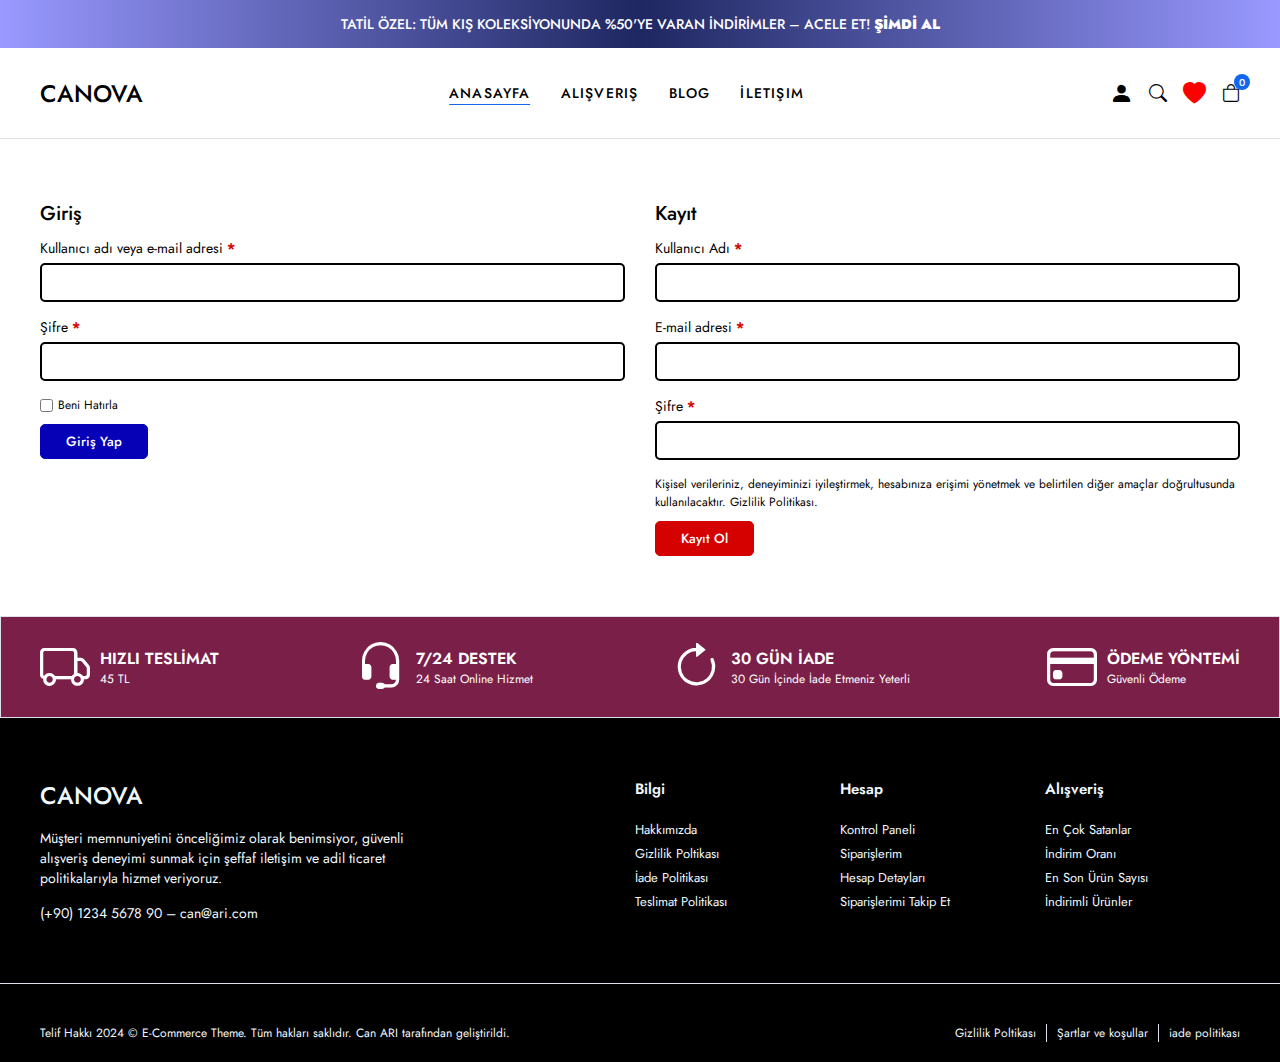
<file: e-commerce/account.html>
<!DOCTYPE html>
<html lang="en">
  <head>
    <meta charset="UTF-8" />
    <meta http-equiv="X-UA-Compatible" content="IE=edge" />
    <meta name="viewport" content="width=device-width, initial-scale=1.0" />
    <title>Account</title>
    <!--! Boostrap Icons CDN  -->
    <link
      rel="stylesheet"
      href="https://cdn.jsdelivr.net/npm/bootstrap-icons@1.9.1/font/bootstrap-icons.css"
    />
    <link rel="stylesheet" href="css/main.css" />
  </head>

  <body>
    <!--! header start  -->
    <header>
      <div class="global-notification">
        <div class="container">
          <p>
            TATİL ÖZEL: TÜM KIŞ KOLEKSİYONUNDA %50'YE VARAN İNDİRİMLER – ACELE
            ET!
            <a href="shop.html">ŞİMDİ AL</a>
          </p>
        </div>
      </div>
      <div class="header-row">
        <div class="container">
          <div class="header-wrapper">
            <div class="header-mobile">
              <i class="bi bi-list" id="btn-menu"></i>
            </div>
            <div class="header-left">
              <a href="index.html" class="logo">CANOVA</a>
            </div>
            <div class="header-center" id="sidebar">
              <nav class="navigation">
                <ul class="menu-list">
                  <li class="menu-list-item">
                    <a href="index.html" class="menu-link active"> Anasayfa </a>
                  </li>
                  <li class="menu-list-item megamenu-wrapper">
                    <a href="shop.html" class="menu-link"> Alışveriş </a>
                  </li>
                  <li class="menu-list-item">
                    <a href="blog.html" class="menu-link"> Blog </a>
                  </li>
                  <li class="menu-list-item">
                    <a href="contact.html" class="menu-link"> İletişim </a>
                  </li>
                </ul>
              </nav>
              <i class="bi-x-circle" id="close-sidebar"></i>
            </div>
            <div class="header-right">
              <div class="header-right-links">
                <a href="account.html" class="header-account">
                  <i class="bi bi-person-fill"></i>
                </a>
                <button class="search-button">
                  <i class="bi bi-search"></i>
                </button>
                <a href="#">
                  <i class="bi bi-heart-fill"></i>
                </a>
                <div class="header-cart">
                  <a href="cart.html" class="header-cart-link">
                    <i class="bi bi-bag"></i>
                    <span class="header-cart-count">0</span>
                  </a>
                </div>
              </div>
            </div>
          </div>
        </div>
      </div>
    </header>
    <!--! header end  -->

    <!--! modal search start  -->
    <div class="modal-search">
      <div class="modal-wrapper">
        <div class="modal-top">
          <h3 class="modal-title">Ürünleri Ara</h3>
          <p class="modal-text">
            Aradığınız ürünleri görmek için arama çubuğuna yazın.
          </p>
        </div>
        <div class="modal-bottom">
          <form class="search-form">
            <input type="text" placeholder="Ürün Ara" />
            <button>
              <i class="bi bi-search"></i>
            </button>
          </form>
          <div class="search-results">
            <div class="search-heading">
              <h3>ÜRÜN SONUÇLARI</h3>
            </div>
            <div class="results">
              <a href="#" class="result-item">
                <img
                  src="img/products/product1/1.png"
                  class="search-thumb"
                  alt=""
                />
                <div class="search-info">
                  <h4></h4>
                  <span class="search-sku"></span>
                  <span class="search-price"></span>
                </div>
              </a>
              <a href="#" class="result-item">
                <img
                  src="img/products/product2/1.png"
                  class="search-thumb"
                  alt=""
                />
                <div class="search-info">
                  <h4></h4>
                  <span class="search-sku"></span>
                  <span class="search-price"></span>
                </div>
              </a>
            </div>
          </div>
        </div>
        <i class="bi bi-x-lg" id="close-search"></i>
      </div>
    </div>
    <!--! modal search end  -->

    <!--! account start  -->
    <section class="account-page">
      <div class="container">
        <div class="account-wrapper">
          <div class="account-column">
            <h2>Giriş</h2>
            <form>
              <div>
                <label>
                  <span
                    >Kullanıcı adı veya e-mail adresi
                    <span class="required">*</span></span
                  >
                  <input type="text" />
                </label>
              </div>
              <div>
                <label>
                  <span>Şifre <span class="required">*</span></span>
                  <input type="password" />
                </label>
              </div>
              <p class="remember">
                <label>
                  <input type="checkbox" />
                  <span>Beni Hatırla</span>
                </label>
                <button class="btn btn-sm login">Giriş Yap</button>
              </p>
            </form>
          </div>
          <div class="account-column">
            <h2>Kayıt</h2>
            <form>
              <div>
                <label>
                  <span>Kullanıcı Adı <span class="required">*</span></span>
                  <input type="text" />
                </label>
              </div>
              <div>
                <label>
                  <span>E-mail adresi <span class="required">*</span></span>
                  <input type="email" />
                </label>
              </div>
              <div>
                <label>
                  <span>Şifre <span class="required">*</span></span>
                  <input type="password" />
                </label>
              </div>
              <div class="privacy-policy-text remember">
                <p>
                  Kişisel verileriniz, deneyiminizi iyileştirmek, hesabınıza
                  erişimi yönetmek ve belirtilen diğer amaçlar doğrultusunda
                  kullanılacaktır.
                  <a href="#">Gizlilik Politikası.</a>
                </p>
                <button class="btn btn-sm register">Kayıt Ol</button>
              </div>
            </form>
          </div>
        </div>
      </div>
    </section>
    <!--! account end  -->

    <!--! policy start  -->
    <section class="policy">
      <div class="container">
        <ul class="policy-list">
          <li class="policy-item">
            <i class="bi bi-truck"></i>
            <div class="policy-texts">
              <strong>HIZLI TESLİMAT</strong>
              <span>45 TL</span>
            </div>
          </li>
          <li class="policy-item">
            <i class="bi bi-headset"></i>
            <div class="policy-texts">
              <strong>7/24 DESTEK</strong>
              <span>24 Saat Online Hizmet</span>
            </div>
          </li>
          <li class="policy-item">
            <i class="bi bi-arrow-clockwise"></i>
            <div class="policy-texts">
              <strong> 30 GÜN İADE</strong>
              <span>30 Gün İçinde İade Etmeniz Yeterli</span>
            </div>
          </li>
          <li class="policy-item">
            <i class="bi bi-credit-card"></i>
            <div class="policy-texts">
              <strong> ÖDEME YÖNTEMİ</strong>
              <span>Güvenli Ödeme</span>
            </div>
          </li>
        </ul>
      </div>
    </section>
    <!--! policy end  -->

    <!--! footer start  -->
    <footer class="footer">
      <div class="widgets-row">
        <div class="container">
          <div class="footer-widgets">
            <div class="brand-info">
              <div class="footer-logo">
                <a href="index.html" class="logo">CANOVA</a>
              </div>
              <div class="footer-desc">
                <p>
                  Müşteri memnuniyetini önceliğimiz olarak benimsiyor, güvenli
                  alışveriş deneyimi sunmak için şeffaf iletişim ve adil ticaret
                  politikalarıyla hizmet veriyoruz.
                </p>
              </div>
              <div class="footer-contact">
                <p>
                  <a href="tel:555 555 55 55">(+90) 1234 5678 90</a>
                  <span>–</span>
                  <a href="mailto:info@example.com">can@ari.com</a>
                </p>
              </div>
            </div>
            <div class="widget-nav-menu">
              <h4>Bilgi</h4>
              <ul class="menu-list">
                <li>
                  <a href="#">Hakkımızda</a>
                </li>
                <li>
                  <a href="#">Gizlilik Poltikası</a>
                </li>
                <li>
                  <a href="#">İade Politikası</a>
                </li>
                <li>
                  <a href="#">Teslimat Politikası</a>
                </li>
              </ul>
            </div>
            <div class="widget-nav-menu">
              <h4>Hesap</h4>
              <ul class="menu-list">
                <li>
                  <a href="#">Kontrol Paneli</a>
                </li>
                <li>
                  <a href="#">Siparişlerim </a>
                </li>
                <li>
                  <a href="#">Hesap Detayları</a>
                </li>
                <li>
                  <a href="#">Siparişlerimi Takip Et</a>
                </li>
              </ul>
            </div>
            <div class="widget-nav-menu">
              <h4>Alışveriş</h4>
              <ul class="menu-list">
                <li>
                  <a href="#">En Çok Satanlar</a>
                </li>
                <li>
                  <a href="#">İndirim Oranı</a>
                </li>
                <li>
                  <a href="#">En Son Ürün Sayısı</a>
                </li>
                <li>
                  <a href="#">İndirimli Ürünler</a>
                </li>
              </ul>
            </div>
          </div>
        </div>
      </div>
      <div class="copyright-row">
        <div class="container">
          <div class="footer-copyright">
            <div class="site-copyright">
              <p>
                Telif Hakkı 2024 © E-Commerce Theme. Tüm hakları saklıdır. Can
                ARI tarafından geliştirildi.
              </p>
            </div>
            <div class="footer-menu">
              <ul class="footer-menu-list">
                <li class="list-item">
                  <a href="#">Gizlilik Poltikası</a>
                </li>
                <li class="list-item">
                  <a href="#">Şartlar ve koşullar</a>
                </li>
                <li class="list-item">
                  <a href="#">iade politikası</a>
                </li>
              </ul>
            </div>
          </div>
        </div>
      </div>
    </footer>
    <!--! footer end  -->

    <!-- javascript  -->
    <script src="js/main.js" type="module"></script>
  </body>
</html>
</file>
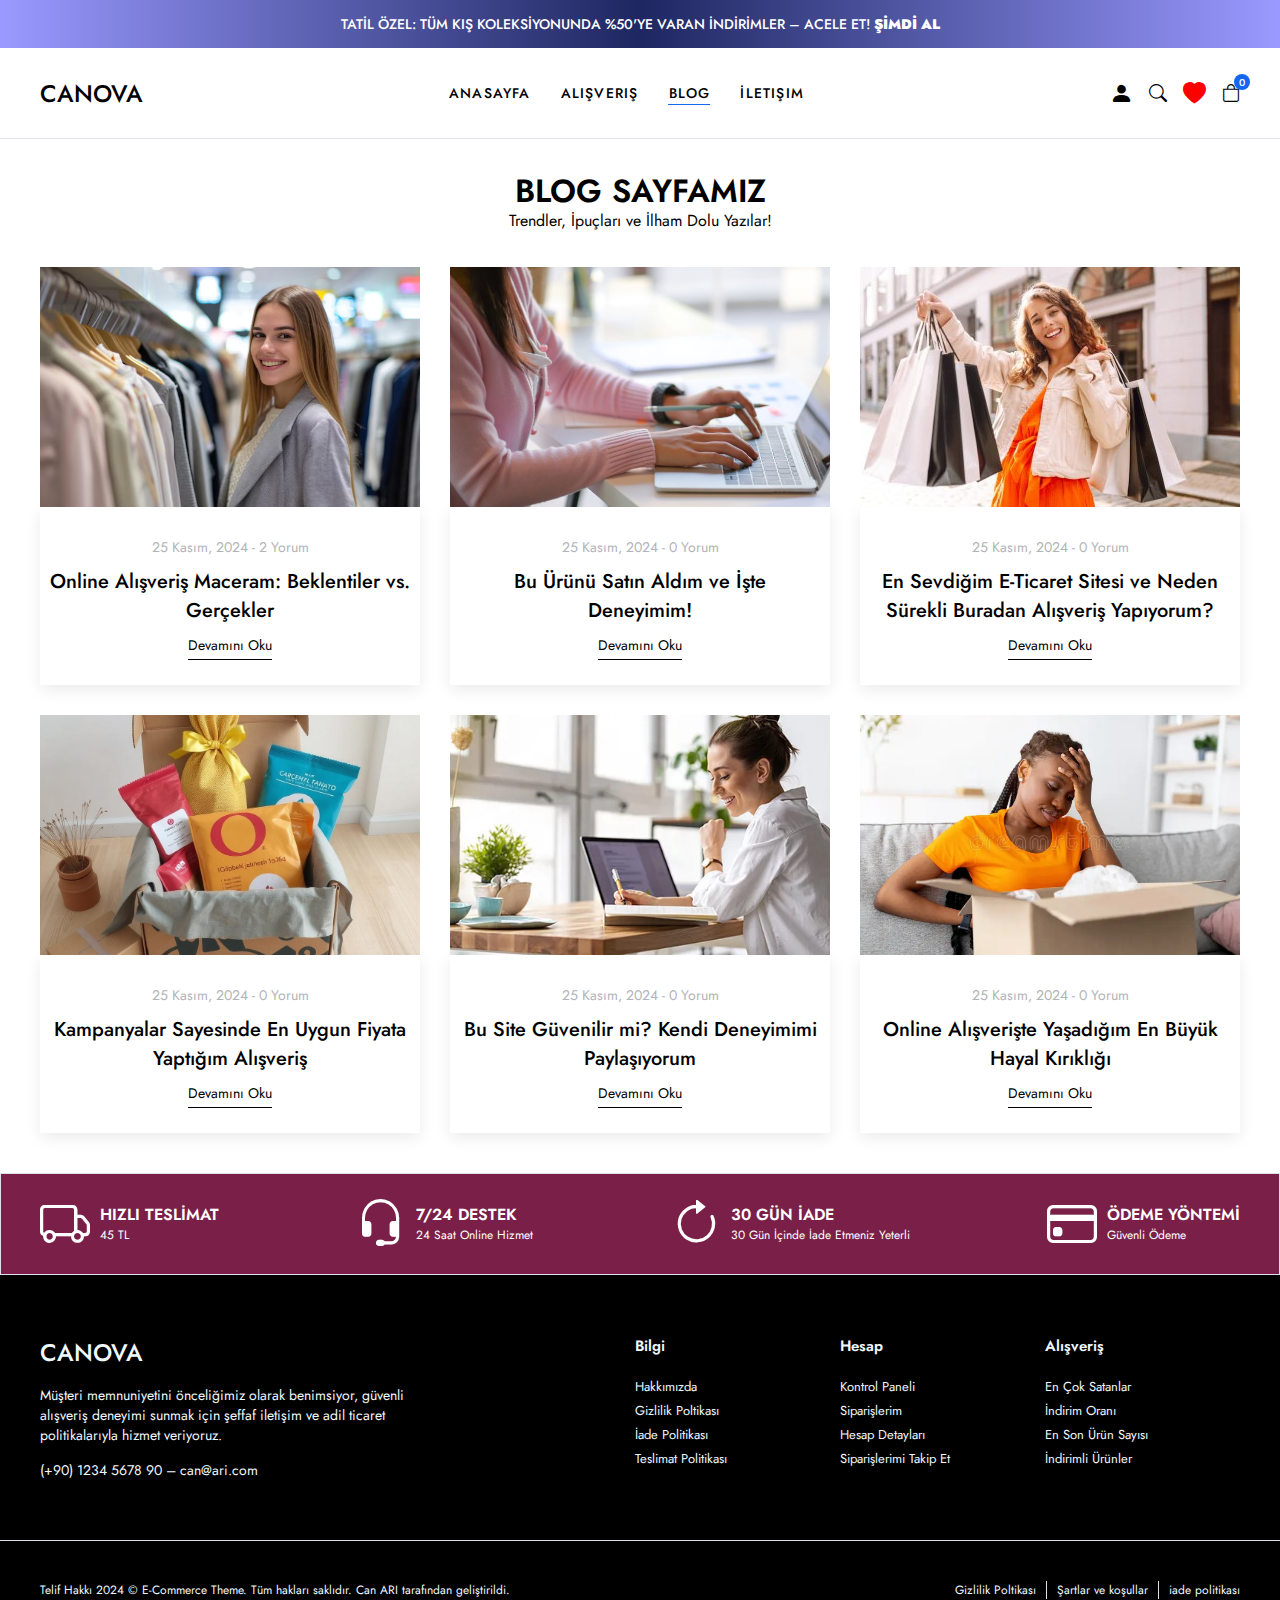
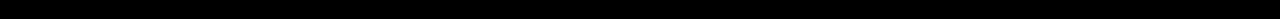
<file: e-commerce/blog.html>
<!DOCTYPE html>
<html lang="en">
  <head>
    <meta charset="UTF-8" />
    <meta http-equiv="X-UA-Compatible" content="IE=edge" />
    <meta name="viewport" content="width=device-width, initial-scale=1.0" />
    <title>Blog</title>
    <!--! Boostrap Icons CDN  -->
    <link
      rel="stylesheet"
      href="https://cdn.jsdelivr.net/npm/bootstrap-icons@1.9.1/font/bootstrap-icons.css"
    />
    <link rel="stylesheet" href="css/main.css" />
  </head>

  <body>
    <!--! header start  -->
    <header>
      <div class="global-notification">
        <div class="container">
          <p>
            TATİL ÖZEL: TÜM KIŞ KOLEKSİYONUNDA %50'YE VARAN İNDİRİMLER – ACELE
            ET!
            <a href="shop.html">ŞİMDİ AL</a>
          </p>
        </div>
      </div>
      <div class="header-row">
        <div class="container">
          <div class="header-wrapper">
            <div class="header-mobile">
              <i class="bi bi-list" id="btn-menu"></i>
            </div>
            <div class="header-left">
              <a href="index.html" class="logo">CANOVA</a>
            </div>
            <div class="header-center" id="sidebar">
              <nav class="navigation">
                <ul class="menu-list">
                  <li class="menu-list-item">
                    <a href="index.html" class="menu-link"> Anasayfa </a>
                  </li>
                  <li class="menu-list-item megamenu-wrapper">
                    <a href="shop.html" class="menu-link"> Alışveriş </a>
                  </li>
                  <li class="menu-list-item">
                    <a href="blog.html" class="menu-link active"> Blog </a>
                  </li>
                  <li class="menu-list-item">
                    <a href="contact.html" class="menu-link"> İletişim </a>
                  </li>
                </ul>
              </nav>
              <i class="bi-x-circle" id="close-sidebar"></i>
            </div>
            <div class="header-right">
              <div class="header-right-links">
                <a href="account.html" class="header-account">
                  <i class="bi bi-person-fill"></i>
                </a>
                <button class="search-button">
                  <i class="bi bi-search"></i>
                </button>
                <a href="#">
                  <i class="bi bi-heart-fill"></i>
                </a>
                <div class="header-cart">
                  <a href="cart.html" class="header-cart-link">
                    <i class="bi bi-bag"></i>
                    <span class="header-cart-count">0</span>
                  </a>
                </div>
              </div>
            </div>
          </div>
        </div>
      </div>
    </header>
    <!--! header end  -->

    <!--! modal search start  -->
    <div class="modal-search">
      <div class="modal-wrapper">
        <div class="modal-top">
          <h3 class="modal-title">Ürünleri Ara</h3>
          <p class="modal-text">
            Aradığınız ürünleri görmek için arama çubuğuna yazın.
          </p>
        </div>
        <div class="modal-bottom">
          <form class="search-form">
            <input type="text" placeholder="Ürün Ara" />
            <button>
              <i class="bi bi-search"></i>
            </button>
          </form>
          <div class="search-results">
            <div class="search-heading">
              <h3>ÜRÜN SONUÇLARI</h3>
            </div>
            <div class="results">
              <a href="#" class="result-item">
                <img
                  src="img/products/product1/1.png"
                  class="search-thumb"
                  alt=""
                />
                <div class="search-info">
                  <h4></h4>
                  <span class="search-sku"></span>
                  <span class="search-price"></span>
                </div>
              </a>
              <a href="#" class="result-item">
                <img
                  src="img/products/product2/1.png"
                  class="search-thumb"
                  alt=""
                />
                <div class="search-info">
                  <h4></h4>
                  <span class="search-sku"></span>
                  <span class="search-price"></span>
                </div>
              </a>
            </div>
          </div>
        </div>
        <i class="bi bi-x-lg" id="close-search"></i>
      </div>
    </div>
    <!--! modal search end  -->

    <!--! blogs start  -->
    <section class="blogs blog-page">
      <div class="container">
        <div class="section-title">
          <h2>BLOG SAYFAMIZ</h2>
          <p>Trendler, İpuçları ve İlham Dolu Yazılar!</p>
        </div>
        <ul class="blog-list">
          <li class="blog-item">
            <a href="#" class="blog-image">
              <img src="img/blogs/blog1.jpg" alt="" />
            </a>
            <div class="blog-info">
              <div class="blog-info-top">
                <span>25 Kasım, 2024 </span>
                -
                <span>2 Yorum</span>
              </div>
              <div class="blog-info-center">
                <a href="#"
                  >Online Alışveriş Maceram: Beklentiler vs. Gerçekler</a
                >
              </div>
              <div class="blog-info-bottom">
                <a href="single-blog.html" target="_blank">Devamını Oku</a>
              </div>
            </div>
          </li>
          <li class="blog-item">
            <a href="#" class="blog-image">
              <img src="img/blogs/blog2.jpg" alt="" />
            </a>
            <div class="blog-info">
              <div class="blog-info-top">
                <span>25 Kasım, 2024 </span>
                -
                <span>0 Yorum</span>
              </div>
              <div class="blog-info-center">
                <a href="#">Bu Ürünü Satın Aldım ve İşte Deneyimim!</a>
              </div>
              <div class="blog-info-bottom">
                <a href="#">Devamını Oku</a>
              </div>
            </div>
          </li>
          <li class="blog-item">
            <a href="#" class="blog-image">
              <img src="img/blogs/blog3.jpg" alt="" />
            </a>
            <div class="blog-info">
              <div class="blog-info-top">
                <span>25 Kasım, 2024 </span>
                -
                <span>0 Yorum</span>
              </div>
              <div class="blog-info-center">
                <a href="#"
                  >En Sevdiğim E-Ticaret Sitesi ve Neden Sürekli Buradan
                  Alışveriş Yapıyorum?</a
                >
              </div>
              <div class="blog-info-bottom">
                <a href="#">Devamını Oku</a>
              </div>
            </div>
          </li>
          <li class="blog-item">
            <a href="#" class="blog-image">
              <img src="img/blogs/blog4.jpg" alt="" />
            </a>
            <div class="blog-info">
              <div class="blog-info-top">
                <span>25 Kasım, 2024 </span>
                -
                <span>0 Yorum</span>
              </div>
              <div class="blog-info-center">
                <a href="#"
                  >Kampanyalar Sayesinde En Uygun Fiyata Yaptığım Alışveriş</a
                >
              </div>
              <div class="blog-info-bottom">
                <a href="#">Devamını Oku</a>
              </div>
            </div>
          </li>
          <li class="blog-item">
            <a href="#" class="blog-image">
              <img src="img/blogs/blog5.jpg" alt="" />
            </a>
            <div class="blog-info">
              <div class="blog-info-top">
                <span>25 Kasım, 2024 </span>
                -
                <span>0 Yorum</span>
              </div>
              <div class="blog-info-center">
                <a href="#"
                  >Bu Site Güvenilir mi? Kendi Deneyimimi Paylaşıyorum</a
                >
              </div>
              <div class="blog-info-bottom">
                <a href="#">Devamını Oku</a>
              </div>
            </div>
          </li>
          <li class="blog-item">
            <a href="#" class="blog-image">
              <img src="img/blogs/blog6.jpg" alt="" />
            </a>
            <div class="blog-info">
              <div class="blog-info-top">
                <span>25 Kasım, 2024 </span>
                -
                <span>0 Yorum</span>
              </div>
              <div class="blog-info-center">
                <a href="#"
                  >Online Alışverişte Yaşadığım En Büyük Hayal Kırıklığı</a
                >
              </div>
              <div class="blog-info-bottom">
                <a href="#">Devamını Oku</a>
              </div>
            </div>
          </li>
        </ul>
      </div>
    </section>
    <!--! blogs end  -->

    <!--! policy start  -->
    <section class="policy">
      <div class="container">
        <ul class="policy-list">
          <li class="policy-item">
            <i class="bi bi-truck"></i>
            <div class="policy-texts">
              <strong>HIZLI TESLİMAT</strong>
              <span>45 TL</span>
            </div>
          </li>
          <li class="policy-item">
            <i class="bi bi-headset"></i>
            <div class="policy-texts">
              <strong>7/24 DESTEK</strong>
              <span>24 Saat Online Hizmet</span>
            </div>
          </li>
          <li class="policy-item">
            <i class="bi bi-arrow-clockwise"></i>
            <div class="policy-texts">
              <strong> 30 GÜN İADE</strong>
              <span>30 Gün İçinde İade Etmeniz Yeterli</span>
            </div>
          </li>
          <li class="policy-item">
            <i class="bi bi-credit-card"></i>
            <div class="policy-texts">
              <strong> ÖDEME YÖNTEMİ</strong>
              <span>Güvenli Ödeme</span>
            </div>
          </li>
        </ul>
      </div>
    </section>
    <!--! policy end  -->

    <!--! footer start  -->
    <footer class="footer">
      <div class="widgets-row">
        <div class="container">
          <div class="footer-widgets">
            <div class="brand-info">
              <div class="footer-logo">
                <a href="index.html" class="logo">CANOVA</a>
              </div>
              <div class="footer-desc">
                <p>
                  Müşteri memnuniyetini önceliğimiz olarak benimsiyor, güvenli
                  alışveriş deneyimi sunmak için şeffaf iletişim ve adil ticaret
                  politikalarıyla hizmet veriyoruz.
                </p>
              </div>
              <div class="footer-contact">
                <p>
                  <a href="tel:555 555 55 55">(+90) 1234 5678 90</a>
                  <span>–</span>
                  <a href="mailto:info@example.com">can@ari.com</a>
                </p>
              </div>
            </div>
            <div class="widget-nav-menu">
              <h4>Bilgi</h4>
              <ul class="menu-list">
                <li>
                  <a href="#">Hakkımızda</a>
                </li>
                <li>
                  <a href="#">Gizlilik Poltikası</a>
                </li>
                <li>
                  <a href="#">İade Politikası</a>
                </li>
                <li>
                  <a href="#">Teslimat Politikası</a>
                </li>
              </ul>
            </div>
            <div class="widget-nav-menu">
              <h4>Hesap</h4>
              <ul class="menu-list">
                <li>
                  <a href="#">Kontrol Paneli</a>
                </li>
                <li>
                  <a href="#">Siparişlerim </a>
                </li>
                <li>
                  <a href="#">Hesap Detayları</a>
                </li>
                <li>
                  <a href="#">Siparişlerimi Takip Et</a>
                </li>
              </ul>
            </div>
            <div class="widget-nav-menu">
              <h4>Alışveriş</h4>
              <ul class="menu-list">
                <li>
                  <a href="#">En Çok Satanlar</a>
                </li>
                <li>
                  <a href="#">İndirim Oranı</a>
                </li>
                <li>
                  <a href="#">En Son Ürün Sayısı</a>
                </li>
                <li>
                  <a href="#">İndirimli Ürünler</a>
                </li>
              </ul>
            </div>
          </div>
        </div>
      </div>
      <div class="copyright-row">
        <div class="container">
          <div class="footer-copyright">
            <div class="site-copyright">
              <p>
                Telif Hakkı 2024 © E-Commerce Theme. Tüm hakları saklıdır. Can
                ARI tarafından geliştirildi.
              </p>
            </div>
            <div class="footer-menu">
              <ul class="footer-menu-list">
                <li class="list-item">
                  <a href="#">Gizlilik Poltikası</a>
                </li>
                <li class="list-item">
                  <a href="#">Şartlar ve koşullar</a>
                </li>
                <li class="list-item">
                  <a href="#">iade politikası</a>
                </li>
              </ul>
            </div>
          </div>
        </div>
      </div>
    </footer>
    <!--! footer end  -->

    <!-- javascript  -->
    <script src="js/main.js" type="module"></script>
  </body>
</html>
</file>
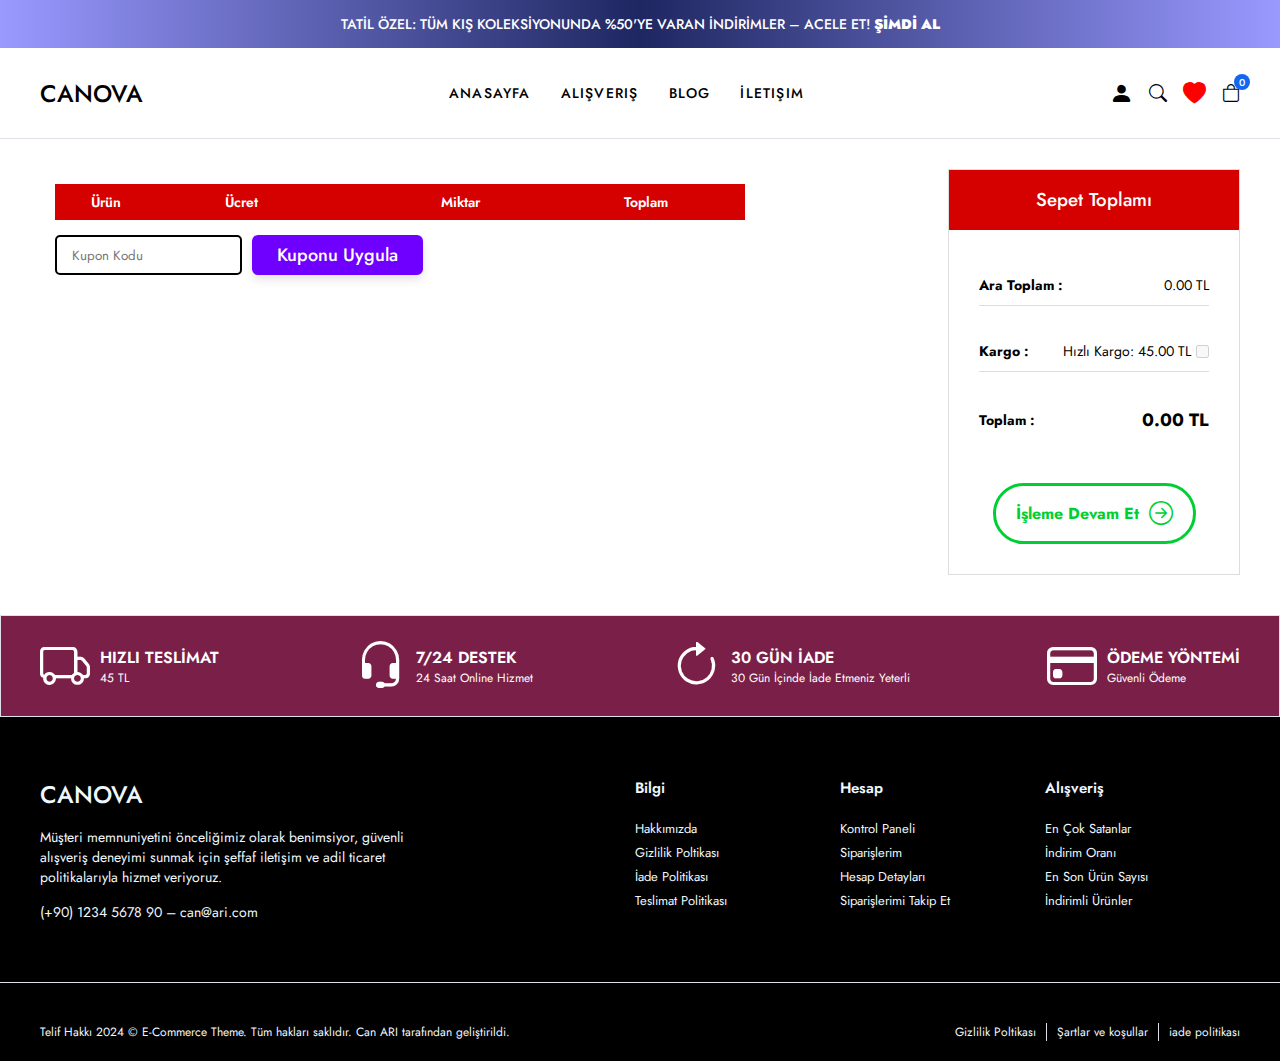
<file: e-commerce/cart.html>
<!DOCTYPE html>
<html lang="en">
  <head>
    <meta charset="UTF-8" />
    <meta http-equiv="X-UA-Compatible" content="IE=edge" />
    <meta name="viewport" content="width=device-width, initial-scale=1.0" />
    <title>Cart</title>
    <!--! Boostrap Icons CDN  -->
    <link
      rel="stylesheet"
      href="https://cdn.jsdelivr.net/npm/bootstrap-icons@1.9.1/font/bootstrap-icons.css"
    />
    <link rel="stylesheet" href="css/main.css" />
  </head>

  <body>
    <!--! header start  -->
    <header>
      <div class="global-notification">
        <div class="container">
          <p>
            TATİL ÖZEL: TÜM KIŞ KOLEKSİYONUNDA %50'YE VARAN İNDİRİMLER – ACELE
            ET!
            <a href="shop.html">ŞİMDİ AL</a>
          </p>
        </div>
      </div>
      <div class="header-row">
        <div class="container">
          <div class="header-wrapper">
            <div class="header-mobile">
              <i class="bi bi-list" id="btn-menu"></i>
            </div>
            <div class="header-left">
              <a href="index.html" class="logo">CANOVA</a>
            </div>
            <div class="header-center" id="sidebar">
              <nav class="navigation">
                <ul class="menu-list">
                  <li class="menu-list-item">
                    <a href="index.html" class="menu-link"> Anasayfa </a>
                  </li>
                  <li class="menu-list-item megamenu-wrapper">
                    <a href="shop.html" class="menu-link"> Alışveriş </a>
                  </li>
                  <li class="menu-list-item">
                    <a href="blog.html" class="menu-link"> Blog </a>
                  </li>
                  <li class="menu-list-item">
                    <a href="contact.html" class="menu-link"> İletişim </a>
                  </li>
                </ul>
              </nav>
              <i class="bi-x-circle" id="close-sidebar"></i>
            </div>
            <div class="header-right">
              <div class="header-right-links">
                <a href="account.html" class="header-account">
                  <i class="bi bi-person-fill"></i>
                </a>
                <button class="search-button">
                  <i class="bi bi-search"></i>
                </button>
                <a href="#">
                  <i class="bi bi-heart-fill"></i>
                </a>
                <div class="header-cart">
                  <a href="cart.html" class="header-cart-link">
                    <i class="bi bi-bag"></i>
                    <span class="header-cart-count">0</span>
                  </a>
                </div>
              </div>
            </div>
          </div>
        </div>
      </div>
    </header>
    <!--! header end  -->

    <!--! modal search start  -->
    <div class="modal-search">
      <div class="modal-wrapper">
        <div class="modal-top">
          <h3 class="modal-title">Ürünleri Ara</h3>
          <p class="modal-text">
            Aradığınız ürünleri görmek için arama çubuğuna yazın.
          </p>
        </div>
        <div class="modal-bottom">
          <form class="search-form">
            <input type="text" placeholder="Ürün Ara" />
            <button>
              <i class="bi bi-search"></i>
            </button>
          </form>
          <div class="search-results">
            <div class="search-heading">
              <h3>ÜRÜN SONUÇLARI</h3>
            </div>
            <div class="results">
              <a href="#" class="result-item">
                <img
                  src="img/products/product1/1.png"
                  class="search-thumb"
                  alt=""
                />
                <div class="search-info">
                  <h4></h4>
                  <span class="search-sku"></span>
                  <span class="search-price"></span>
                </div>
              </a>
              <a href="#" class="result-item">
                <img
                  src="img/products/product2/1.png"
                  class="search-thumb"
                  alt=""
                />
                <div class="search-info">
                  <h4></h4>
                  <span class="search-sku"></span>
                  <span class="search-price"></span>
                </div>
              </a>
            </div>
          </div>
        </div>
        <i class="bi bi-x-lg" id="close-search"></i>
      </div>
    </div>
    <!--! modal search end  -->

    <!--! cart start  -->
    <section class="cart-page">
      <div class="container">
        <div class="cart-page-wrapper">
          <form class="cart-form">
            <div class="shop-table-wrapper">
              <table class="shop-table">
                <thead>
                  <th class="product-thumbnail">&nbsp;</th>
                  <th class="product-thumbnail">&nbsp;</th>
                  <th class="product-name">Ürün</th>
                  <th class="product-price">Ücret</th>
                  <th class="product-quantity">Miktar</th>
                  <th class="product-subtotal">Toplam</th>
                </thead>
                <tbody class="cart-wrapper"></tbody>
              </table>
              <div class="actions-wrapper">
                <div class="coupon">
                  <input
                    type="text"
                    class="input-text couponCode"
                    placeholder="Kupon Kodu"
                  />
                  <button class="btn btn-coupon">Kuponu Uygula</button>
                </div>
              </div>
            </div>
          </form>
          <div class="cart-collaterals">
            <h3>Sepet Toplamı</h3>
            <div class="cart-totals">
              <table>
                <tbody>
                  <tr class="cart-subtotal">
                    <th>Ara Toplam :</th>
                    <td>
                      <span id="subtotal"></span>
                    </td>
                  </tr>
                  <tr>
                    <th>Kargo :</th>
                    <td>
                      <ul>
                        <li>
                          <label>
                            Hızlı Kargo: 45.00 TL
                            <input type="checkbox" id="fast-cargo" />
                          </label>
                        </li>
                      </ul>
                    </td>
                  </tr>
                  <tr>
                    <th>Toplam :</th>
                    <td>
                      <strong id="cart-total"></strong>
                    </td>
                  </tr>
                </tbody>
              </table>
              <div class="checkout">
                <button class="">
                  İşleme Devam Et
                  <i class="bi bi-arrow-right-circle"></i>
                </button>
              </div>
            </div>
          </div>
        </div>
      </div>
    </section>
    <!--! cart end  -->

    <!--! policy start  -->
    <section class="policy">
      <div class="container">
        <ul class="policy-list">
          <li class="policy-item">
            <i class="bi bi-truck"></i>
            <div class="policy-texts">
              <strong>HIZLI TESLİMAT</strong>
              <span>45 TL</span>
            </div>
          </li>
          <li class="policy-item">
            <i class="bi bi-headset"></i>
            <div class="policy-texts">
              <strong>7/24 DESTEK</strong>
              <span>24 Saat Online Hizmet</span>
            </div>
          </li>
          <li class="policy-item">
            <i class="bi bi-arrow-clockwise"></i>
            <div class="policy-texts">
              <strong> 30 GÜN İADE</strong>
              <span>30 Gün İçinde İade Etmeniz Yeterli</span>
            </div>
          </li>
          <li class="policy-item">
            <i class="bi bi-credit-card"></i>
            <div class="policy-texts">
              <strong> ÖDEME YÖNTEMİ</strong>
              <span>Güvenli Ödeme</span>
            </div>
          </li>
        </ul>
      </div>
    </section>
    <!--! policy end  -->

    <!--! footer start  -->
    <footer class="footer">
      <div class="widgets-row">
        <div class="container">
          <div class="footer-widgets">
            <div class="brand-info">
              <div class="footer-logo">
                <a href="index.html" class="logo">CANOVA</a>
              </div>
              <div class="footer-desc">
                <p>
                  Müşteri memnuniyetini önceliğimiz olarak benimsiyor, güvenli
                  alışveriş deneyimi sunmak için şeffaf iletişim ve adil ticaret
                  politikalarıyla hizmet veriyoruz.
                </p>
              </div>
              <div class="footer-contact">
                <p>
                  <a href="tel:555 555 55 55">(+90) 1234 5678 90</a>
                  <span>–</span>
                  <a href="mailto:info@example.com">can@ari.com</a>
                </p>
              </div>
            </div>
            <div class="widget-nav-menu">
              <h4>Bilgi</h4>
              <ul class="menu-list">
                <li>
                  <a href="#">Hakkımızda</a>
                </li>
                <li>
                  <a href="#">Gizlilik Poltikası</a>
                </li>
                <li>
                  <a href="#">İade Politikası</a>
                </li>
                <li>
                  <a href="#">Teslimat Politikası</a>
                </li>
              </ul>
            </div>
            <div class="widget-nav-menu">
              <h4>Hesap</h4>
              <ul class="menu-list">
                <li>
                  <a href="#">Kontrol Paneli</a>
                </li>
                <li>
                  <a href="#">Siparişlerim </a>
                </li>
                <li>
                  <a href="#">Hesap Detayları</a>
                </li>
                <li>
                  <a href="#">Siparişlerimi Takip Et</a>
                </li>
              </ul>
            </div>
            <div class="widget-nav-menu">
              <h4>Alışveriş</h4>
              <ul class="menu-list">
                <li>
                  <a href="#">En Çok Satanlar</a>
                </li>
                <li>
                  <a href="#">İndirim Oranı</a>
                </li>
                <li>
                  <a href="#">En Son Ürün Sayısı</a>
                </li>
                <li>
                  <a href="#">İndirimli Ürünler</a>
                </li>
              </ul>
            </div>
          </div>
        </div>
      </div>
      <div class="copyright-row">
        <div class="container">
          <div class="footer-copyright">
            <div class="site-copyright">
              <p>
                Telif Hakkı 2024 © E-Commerce Theme. Tüm hakları saklıdır. Can
                ARI tarafından geliştirildi.
              </p>
            </div>
            <div class="footer-menu">
              <ul class="footer-menu-list">
                <li class="list-item">
                  <a href="#">Gizlilik Poltikası</a>
                </li>
                <li class="list-item">
                  <a href="#">Şartlar ve koşullar</a>
                </li>
                <li class="list-item">
                  <a href="#">iade politikası</a>
                </li>
              </ul>
            </div>
          </div>
        </div>
      </div>
    </footer>
    <!--! footer end  -->

    <script src="js/main.js" type="module"></script>
    <script src="js/cart.js" type="module"></script>
  </body>
</html>
</file>
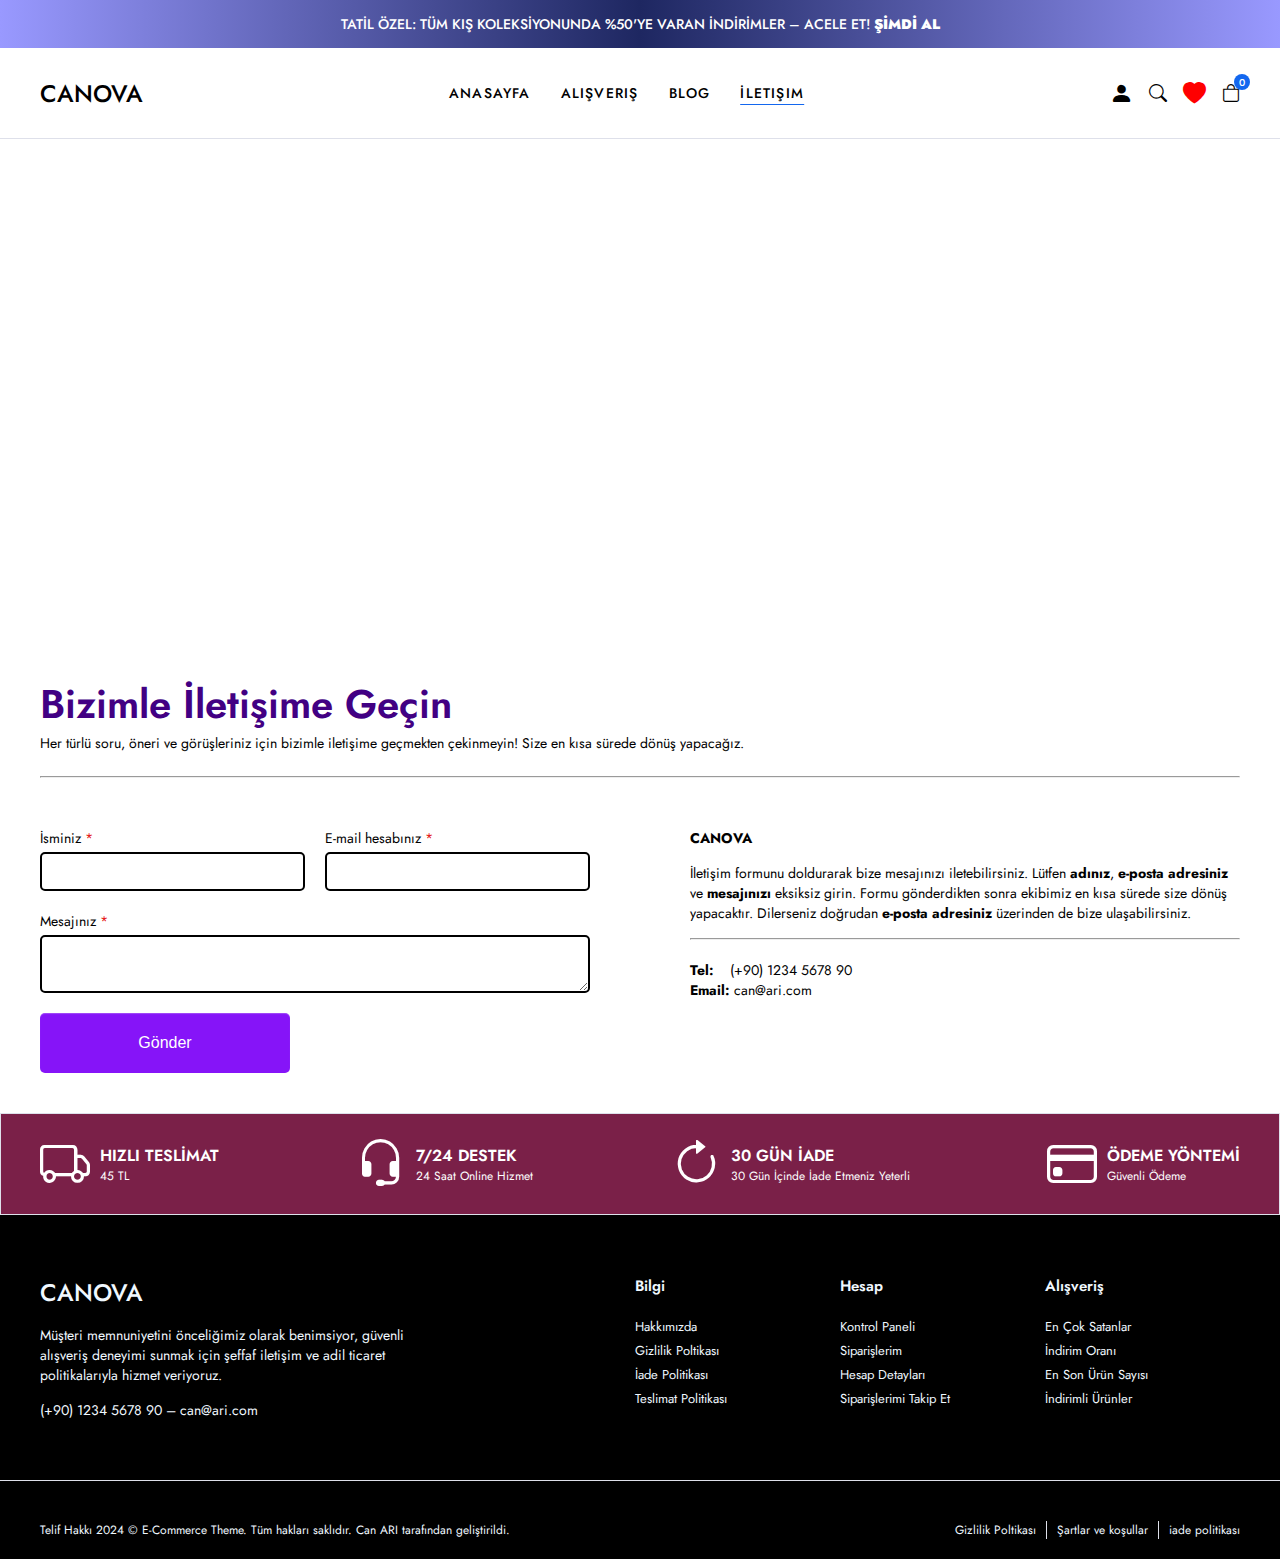
<file: e-commerce/contact.html>
<!DOCTYPE html>
<html lang="en">
  <head>
    <meta charset="UTF-8" />
    <meta http-equiv="X-UA-Compatible" content="IE=edge" />
    <meta name="viewport" content="width=device-width, initial-scale=1.0" />
    <title>Contact</title>
    <!--! Boostrap Icons CDN  -->
    <link
      rel="stylesheet"
      href="https://cdn.jsdelivr.net/npm/bootstrap-icons@1.9.1/font/bootstrap-icons.css"
    />
    <link rel="stylesheet" href="css/main.css" />
  </head>

  <body>
    <!--! header start  -->
    <header>
      <div class="global-notification">
        <div class="container">
          <p>
            TATİL ÖZEL: TÜM KIŞ KOLEKSİYONUNDA %50'YE VARAN İNDİRİMLER – ACELE
            ET!
            <a href="shop.html">ŞİMDİ AL</a>
          </p>
        </div>
      </div>
      <div class="header-row">
        <div class="container">
          <div class="header-wrapper">
            <div class="header-mobile">
              <i class="bi bi-list" id="btn-menu"></i>
            </div>
            <div class="header-left">
              <a href="index.html" class="logo">CANOVA</a>
            </div>
            <div class="header-center" id="sidebar">
              <nav class="navigation">
                <ul class="menu-list">
                  <li class="menu-list-item">
                    <a href="index.html" class="menu-link"> Anasayfa </a>
                  </li>
                  <li class="menu-list-item megamenu-wrapper">
                    <a href="shop.html" class="menu-link"> Alışveriş </a>
                  </li>
                  <li class="menu-list-item">
                    <a href="blog.html" class="menu-link"> Blog </a>
                  </li>
                  <li class="menu-list-item">
                    <a href="contact.html" class="menu-link active">
                      İletişim
                    </a>
                  </li>
                </ul>
              </nav>
              <i class="bi-x-circle" id="close-sidebar"></i>
            </div>
            <div class="header-right">
              <div class="header-right-links">
                <a href="account.html" class="header-account">
                  <i class="bi bi-person-fill"></i>
                </a>
                <button class="search-button">
                  <i class="bi bi-search"></i>
                </button>
                <a href="#">
                  <i class="bi bi-heart-fill"></i>
                </a>
                <div class="header-cart">
                  <a href="cart.html" class="header-cart-link">
                    <i class="bi bi-bag"></i>
                    <span class="header-cart-count">0</span>
                  </a>
                </div>
              </div>
            </div>
          </div>
        </div>
      </div>
    </header>
    <!--! header end  -->

    <!--! modal search start  -->
    <div class="modal-search">
      <div class="modal-wrapper">
        <div class="modal-top">
          <h3 class="modal-title">Ürünleri Ara</h3>
          <p class="modal-text">
            Aradığınız ürünleri görmek için arama çubuğuna yazın.
          </p>
        </div>
        <div class="modal-bottom">
          <form class="search-form">
            <input type="text" placeholder="Ürün Ara" />
            <button>
              <i class="bi bi-search"></i>
            </button>
          </form>
          <div class="search-results">
            <div class="search-heading">
              <h3>ÜRÜN SONUÇLARI</h3>
            </div>
            <div class="results">
              <a href="#" class="result-item">
                <img
                  src="img/products/product1/1.png"
                  class="search-thumb"
                  alt=""
                />
                <div class="search-info">
                  <h4></h4>
                  <span class="search-sku"></span>
                  <span class="search-price"></span>
                </div>
              </a>
              <a href="#" class="result-item">
                <img
                  src="img/products/product2/1.png"
                  class="search-thumb"
                  alt=""
                />
                <div class="search-info">
                  <h4></h4>
                  <span class="search-sku"></span>
                  <span class="search-price"></span>
                </div>
              </a>
            </div>
          </div>
        </div>
        <i class="bi bi-x-lg" id="close-search"></i>
      </div>
    </div>
    <!--! modal search end  -->

    <!--! contact start  -->
    <section class="contact">
      <div class="contact-top">
        <div class="contact-map">
          <iframe
            src="https://www.google.com/maps/embed?pb=!1m18!1m12!1m3!1d3122.830860837744!2d27.704323642844262!3d38.49154462247892!2m3!1f0!2f0!3f0!3m2!1i1024!2i768!4f13.1!3m3!1m2!1s0x14b9a791df45ce87%3A0xe32779b610d2d400!2sMCB%C3%9C%2C%20Hasan%20Ferdi%20Turgutlu%20Teknoloji%20Fak%C3%BCltesi!5e0!3m2!1str!2str!4v1737417138291!5m2!1str!2str"
            width="100%"
            height="500"
            style="border: 0"
            allowfullscreen=""
            loading="lazy"
            referrerpolicy="no-referrer-when-downgrade"
          ></iframe>
        </div>
      </div>
      <div class="contact-bottom">
        <div class="container">
          <div class="contact-titles">
            <h2>Bizimle İletişime Geçin</h2>
            <p>
              Her türlü soru, öneri ve görüşleriniz için bizimle iletişime
              geçmekten çekinmeyin! Size en kısa sürede dönüş yapacağız.
            </p>
          </div>
          <br />
          <hr />
          <div class="contact-elements">
            <form class="contact-form">
              <div class="">
                <label>
                  İsminiz
                  <span>*</span>
                </label>
                <input type="text" required />
              </div>
              <div class="">
                <label>
                  E-mail hesabınız
                  <span>*</span>
                </label>
                <input type="text" required />
              </div>
              <div class="">
                <label>
                  Mesajınız
                  <span>*</span>
                </label>
                <textarea
                  id="author"
                  name="author"
                  type="text"
                  value=""
                  size="30"
                  required=""
                ></textarea>
              </div>
              <button class="btn btn-sm form-button">Gönder</button>
            </form>
            <div class="contact-info">
              <div class="contact-info-item">
                <div class="contact-info-texts">
                  <strong> CANOVA</strong>
                  <p class="contact-street">
                    İletişim formunu doldurarak bize mesajınızı iletebilirsiniz.
                    Lütfen <b>adınız</b>, <b>e-posta adresiniz</b> ve
                    <b>mesajınızı</b> eksiksiz girin. Formu gönderdikten sonra
                    ekibimiz en kısa sürede size dönüş yapacaktır. Dilerseniz
                    doğrudan <b>e-posta adresiniz</b>
                    üzerinden de bize ulaşabilirsiniz.
                  </p>
                  <hr width="550" />
                  <br />
                  <a href="tel: 555 555 55 55"
                    ><b>Tel:</b>&nbsp;&nbsp;&nbsp;&nbsp;(+90) 1234 5678 90</a
                  >
                  <a href="mailto: can@ari.com"><b>Email:</b> can@ari.com</a>
                </div>
              </div>
            </div>
          </div>
        </div>
      </div>
    </section>
    <!--! contact end  -->

    <!--! policy start  -->
    <section class="policy">
      <div class="container">
        <ul class="policy-list">
          <li class="policy-item">
            <i class="bi bi-truck"></i>
            <div class="policy-texts">
              <strong>HIZLI TESLİMAT</strong>
              <span>45 TL</span>
            </div>
          </li>
          <li class="policy-item">
            <i class="bi bi-headset"></i>
            <div class="policy-texts">
              <strong>7/24 DESTEK</strong>
              <span>24 Saat Online Hizmet</span>
            </div>
          </li>
          <li class="policy-item">
            <i class="bi bi-arrow-clockwise"></i>
            <div class="policy-texts">
              <strong> 30 GÜN İADE</strong>
              <span>30 Gün İçinde İade Etmeniz Yeterli</span>
            </div>
          </li>
          <li class="policy-item">
            <i class="bi bi-credit-card"></i>
            <div class="policy-texts">
              <strong> ÖDEME YÖNTEMİ</strong>
              <span>Güvenli Ödeme</span>
            </div>
          </li>
        </ul>
      </div>
    </section>
    <!--! policy end  -->

    <!--! footer start  -->
    <footer class="footer">
      <div class="widgets-row">
        <div class="container">
          <div class="footer-widgets">
            <div class="brand-info">
              <div class="footer-logo">
                <a href="index.html" class="logo">CANOVA</a>
              </div>
              <div class="footer-desc">
                <p>
                  Müşteri memnuniyetini önceliğimiz olarak benimsiyor, güvenli
                  alışveriş deneyimi sunmak için şeffaf iletişim ve adil ticaret
                  politikalarıyla hizmet veriyoruz.
                </p>
              </div>
              <div class="footer-contact">
                <p>
                  <a href="tel:555 555 55 55">(+90) 1234 5678 90</a>
                  <span>–</span>
                  <a href="mailto:can@ari.com">can@ari.com</a>
                </p>
              </div>
            </div>
            <div class="widget-nav-menu">
              <h4>Bilgi</h4>
              <ul class="menu-list">
                <li>
                  <a href="#">Hakkımızda</a>
                </li>
                <li>
                  <a href="#">Gizlilik Poltikası</a>
                </li>
                <li>
                  <a href="#">İade Politikası</a>
                </li>
                <li>
                  <a href="#">Teslimat Politikası</a>
                </li>
              </ul>
            </div>
            <div class="widget-nav-menu">
              <h4>Hesap</h4>
              <ul class="menu-list">
                <li>
                  <a href="#">Kontrol Paneli</a>
                </li>
                <li>
                  <a href="#">Siparişlerim </a>
                </li>
                <li>
                  <a href="#">Hesap Detayları</a>
                </li>
                <li>
                  <a href="#">Siparişlerimi Takip Et</a>
                </li>
              </ul>
            </div>
            <div class="widget-nav-menu">
              <h4>Alışveriş</h4>
              <ul class="menu-list">
                <li>
                  <a href="#">En Çok Satanlar</a>
                </li>
                <li>
                  <a href="#">İndirim Oranı</a>
                </li>
                <li>
                  <a href="#">En Son Ürün Sayısı</a>
                </li>
                <li>
                  <a href="#">İndirimli Ürünler</a>
                </li>
              </ul>
            </div>
          </div>
        </div>
      </div>
      <div class="copyright-row">
        <div class="container">
          <div class="footer-copyright">
            <div class="site-copyright">
              <p>
                Telif Hakkı 2024 © E-Commerce Theme. Tüm hakları saklıdır. Can
                ARI tarafından geliştirildi.
              </p>
            </div>
            <div class="footer-menu">
              <ul class="footer-menu-list">
                <li class="list-item">
                  <a href="#">Gizlilik Poltikası</a>
                </li>
                <li class="list-item">
                  <a href="#">Şartlar ve koşullar</a>
                </li>
                <li class="list-item">
                  <a href="#">iade politikası</a>
                </li>
              </ul>
            </div>
          </div>
        </div>
      </div>
    </footer>
    <!--! footer end  -->

    <!-- javascript  -->
    <script src="js/main.js" type="module"></script>
  </body>
</html>
</file>
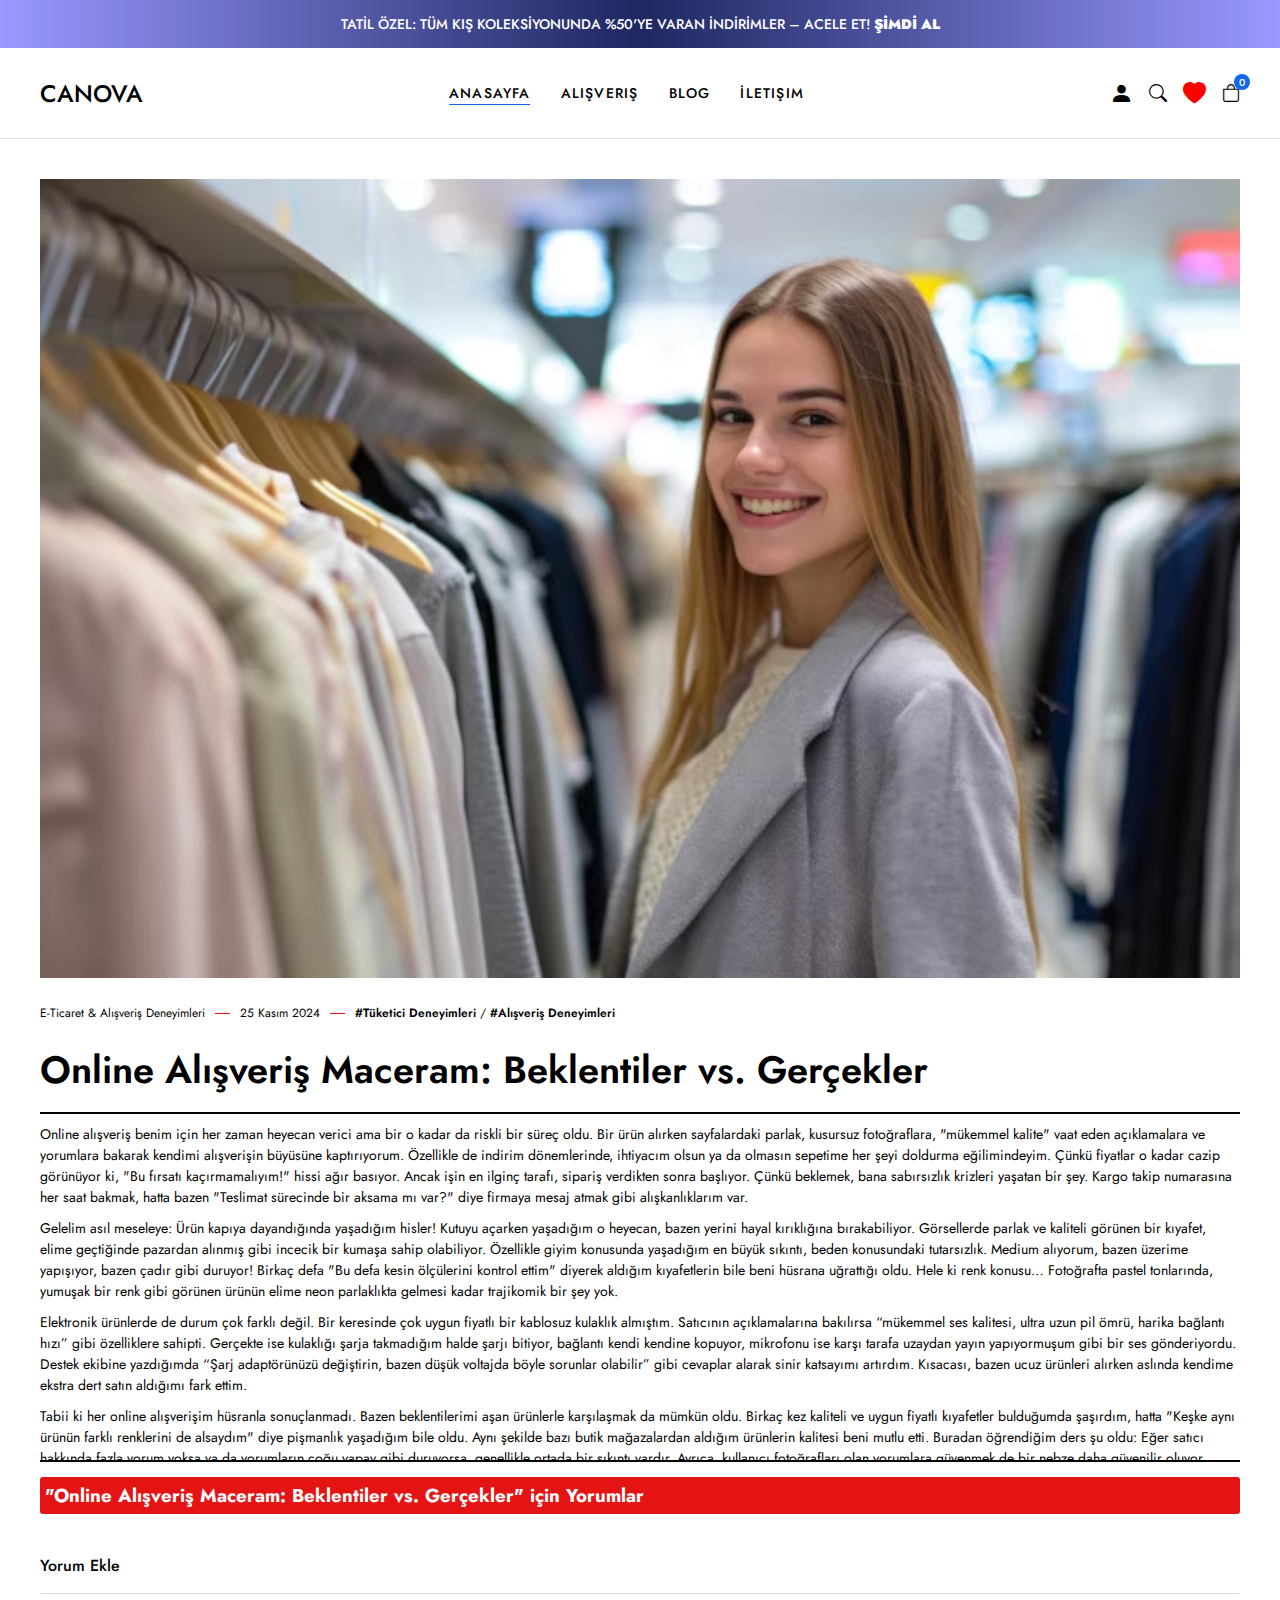
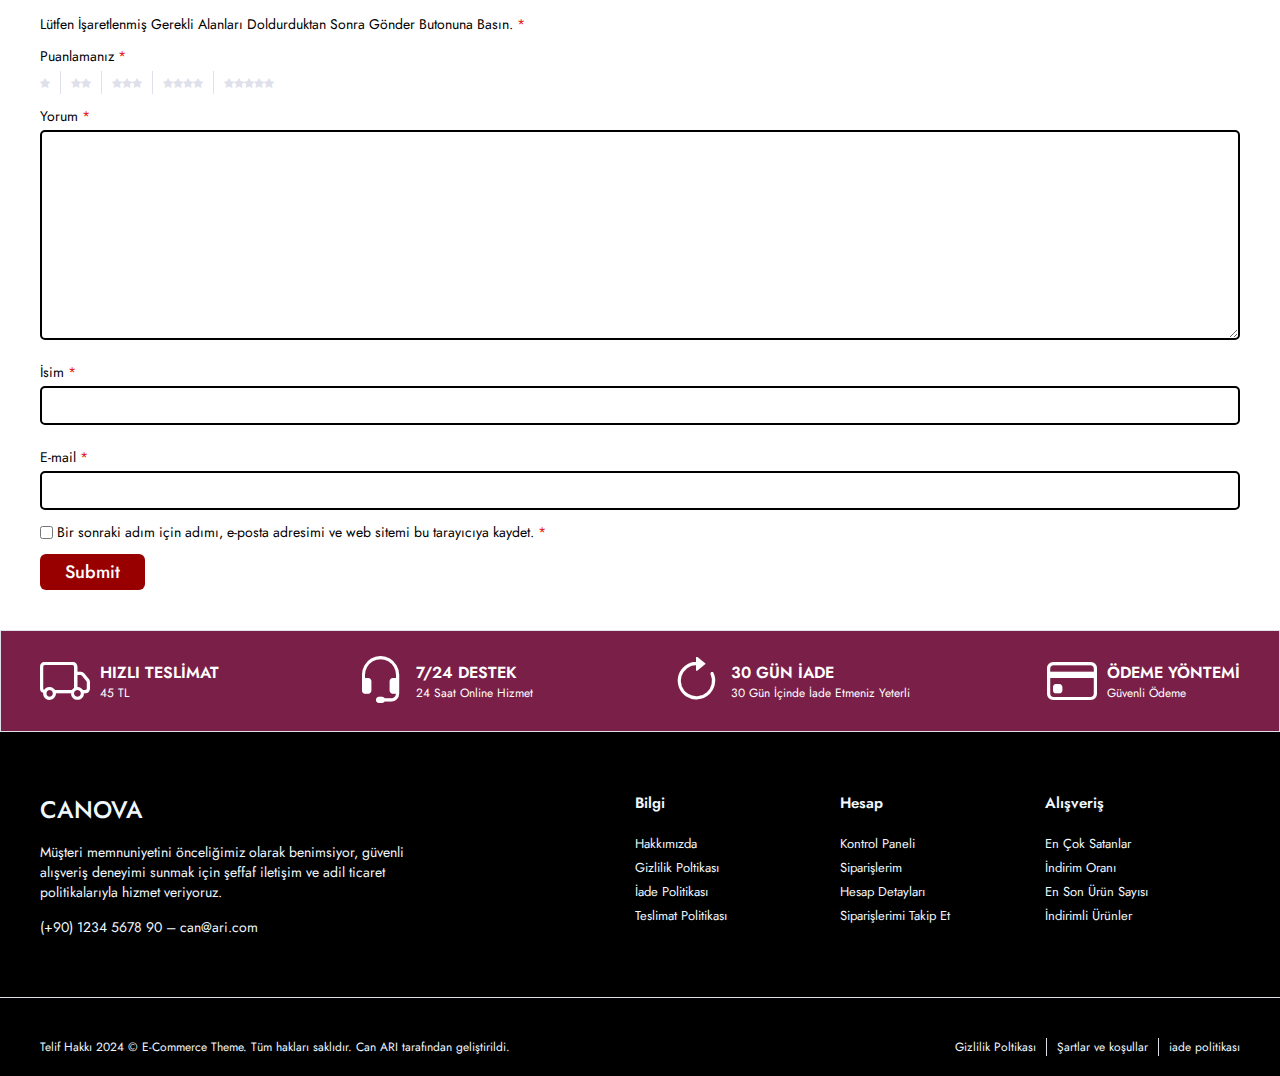
<file: e-commerce/single-blog.html>
<!DOCTYPE html>
<html lang="en">
  <head>
    <meta charset="UTF-8" />
    <meta http-equiv="X-UA-Compatible" content="IE=edge" />
    <meta name="viewport" content="width=device-width, initial-scale=1.0" />
    <title>Single Blog</title>
    <!--! Boostrap Icons CDN  -->
    <link
      rel="stylesheet"
      href="https://cdn.jsdelivr.net/npm/bootstrap-icons@1.9.1/font/bootstrap-icons.css"
    />
    <link rel="stylesheet" href="css/main.css" />
  </head>

  <body>
    <!--! header start  -->
    <header>
      <div class="global-notification">
        <div class="container">
          <p>
            TATİL ÖZEL: TÜM KIŞ KOLEKSİYONUNDA %50'YE VARAN İNDİRİMLER – ACELE
            ET!
            <a href="shop.html">ŞİMDİ AL</a>
          </p>
        </div>
      </div>
      <div class="header-row">
        <div class="container">
          <div class="header-wrapper">
            <div class="header-mobile">
              <i class="bi bi-list" id="btn-menu"></i>
            </div>
            <div class="header-left">
              <a href="index.html" class="logo">CANOVA</a>
            </div>
            <div class="header-center" id="sidebar">
              <nav class="navigation">
                <ul class="menu-list">
                  <li class="menu-list-item">
                    <a href="index.html" class="menu-link active"> Anasayfa </a>
                  </li>
                  <li class="menu-list-item megamenu-wrapper">
                    <a href="shop.html" class="menu-link"> Alışveriş </a>
                  </li>
                  <li class="menu-list-item">
                    <a href="blog.html" class="menu-link"> Blog </a>
                  </li>
                  <li class="menu-list-item">
                    <a href="contact.html" class="menu-link"> İletişim </a>
                  </li>
                </ul>
              </nav>
              <i class="bi-x-circle" id="close-sidebar"></i>
            </div>
            <div class="header-right">
              <div class="header-right-links">
                <a href="account.html" class="header-account">
                  <i class="bi bi-person-fill"></i>
                </a>
                <button class="search-button">
                  <i class="bi bi-search"></i>
                </button>
                <a href="#">
                  <i class="bi bi-heart-fill"></i>
                </a>
                <div class="header-cart">
                  <a href="cart.html" class="header-cart-link">
                    <i class="bi bi-bag"></i>
                    <span class="header-cart-count">0</span>
                  </a>
                </div>
              </div>
            </div>
          </div>
        </div>
      </div>
    </header>
    <!--! header end  -->

    <!--! modal search start  -->
    <div class="modal-search">
      <div class="modal-wrapper">
        <div class="modal-top">
          <h3 class="modal-title">Ürünleri Ara</h3>
          <p class="modal-text">
            Aradığınız ürünleri görmek için arama çubuğuna yazın.
          </p>
        </div>
        <div class="modal-bottom">
          <form class="search-form">
            <input type="text" placeholder="Ürün Ara" />
            <button>
              <i class="bi bi-search"></i>
            </button>
          </form>
          <div class="search-results">
            <div class="search-heading">
              <h3>ÜRÜN SONUÇLARI</h3>
            </div>
            <div class="results">
              <a href="#" class="result-item">
                <img
                  src="img/products/product1/1.png"
                  class="search-thumb"
                  alt=""
                />
                <div class="search-info">
                  <h4></h4>
                  <span class="search-sku"></span>
                  <span class="search-price"></span>
                </div>
              </a>
              <a href="#" class="result-item">
                <img
                  src="img/products/product2/1.png"
                  class="search-thumb"
                  alt=""
                />
                <div class="search-info">
                  <h4></h4>
                  <span class="search-sku"></span>
                  <span class="search-price"></span>
                </div>
              </a>
            </div>
          </div>
        </div>
        <i class="bi bi-x-lg" id="close-search"></i>
      </div>
    </div>
    <!--! modal search end  -->

    <!--! single blog start  -->
    <section class="single-blog">
      <div class="container">
        <article>
          <figure>
            <a href="#">
              <img src="img/blogs/blog1.jpg" alt="" />
            </a>
          </figure>
          <div class="blog-wrapper">
            <div class="blog-meta">
              <div class="blog-category">
                <a href="#"> E-Ticaret & Alışveriş Deneyimleri </a>
              </div>
              <div class="blog-date">
                <a href="#"> 25 Kasım 2024 </a>
              </div>
              <div class="blog-tags">
                <a href="#">#Tüketici Deneyimleri</a> /
                <a href="#">#Alışveriş Deneyimleri</a>
              </div>
            </div>
            <h1 class="blog-title">
              Online Alışveriş Maceram: Beklentiler vs. Gerçekler
            </h1>
            <div class="blog-content">
              <p>
                Online alışveriş benim için her zaman heyecan verici ama bir o
                kadar da riskli bir süreç oldu. Bir ürün alırken sayfalardaki
                parlak, kusursuz fotoğraflara, "mükemmel kalite" vaat eden
                açıklamalara ve yorumlara bakarak kendimi alışverişin büyüsüne
                kaptırıyorum. Özellikle de indirim dönemlerinde, ihtiyacım olsun
                ya da olmasın sepetime her şeyi doldurma eğilimindeyim. Çünkü
                fiyatlar o kadar cazip görünüyor ki, "Bu fırsatı
                kaçırmamalıyım!" hissi ağır basıyor. Ancak işin en ilginç
                tarafı, sipariş verdikten sonra başlıyor. Çünkü beklemek, bana
                sabırsızlık krizleri yaşatan bir şey. Kargo takip numarasına her
                saat bakmak, hatta bazen "Teslimat sürecinde bir aksama mı var?"
                diye firmaya mesaj atmak gibi alışkanlıklarım var.
              </p>
              <p>
                Gelelim asıl meseleye: Ürün kapıya dayandığında yaşadığım
                hisler! Kutuyu açarken yaşadığım o heyecan, bazen yerini hayal
                kırıklığına bırakabiliyor. Görsellerde parlak ve kaliteli
                görünen bir kıyafet, elime geçtiğinde pazardan alınmış gibi
                incecik bir kumaşa sahip olabiliyor. Özellikle giyim konusunda
                yaşadığım en büyük sıkıntı, beden konusundaki tutarsızlık.
                Medium alıyorum, bazen üzerime yapışıyor, bazen çadır gibi
                duruyor! Birkaç defa "Bu defa kesin ölçülerini kontrol ettim"
                diyerek aldığım kıyafetlerin bile beni hüsrana uğrattığı oldu.
                Hele ki renk konusu… Fotoğrafta pastel tonlarında, yumuşak bir
                renk gibi görünen ürünün elime neon parlaklıkta gelmesi kadar
                trajikomik bir şey yok.
              </p>

              <p>
                Elektronik ürünlerde de durum çok farklı değil. Bir keresinde
                çok uygun fiyatlı bir kablosuz kulaklık almıştım. Satıcının
                açıklamalarına bakılırsa “mükemmel ses kalitesi, ultra uzun pil
                ömrü, harika bağlantı hızı” gibi özelliklere sahipti. Gerçekte
                ise kulaklığı şarja takmadığım halde şarjı bitiyor, bağlantı
                kendi kendine kopuyor, mikrofonu ise karşı tarafa uzaydan yayın
                yapıyormuşum gibi bir ses gönderiyordu. Destek ekibine
                yazdığımda “Şarj adaptörünüzü değiştirin, bazen düşük voltajda
                böyle sorunlar olabilir” gibi cevaplar alarak sinir katsayımı
                artırdım. Kısacası, bazen ucuz ürünleri alırken aslında kendime
                ekstra dert satın aldığımı fark ettim.
              </p>
              <p>
                Tabii ki her online alışverişim hüsranla sonuçlanmadı. Bazen
                beklentilerimi aşan ürünlerle karşılaşmak da mümkün oldu. Birkaç
                kez kaliteli ve uygun fiyatlı kıyafetler bulduğumda şaşırdım,
                hatta "Keşke aynı ürünün farklı renklerini de alsaydım" diye
                pişmanlık yaşadığım bile oldu. Aynı şekilde bazı butik
                mağazalardan aldığım ürünlerin kalitesi beni mutlu etti. Buradan
                öğrendiğim ders şu oldu: Eğer satıcı hakkında fazla yorum yoksa
                ya da yorumların çoğu yapay gibi duruyorsa, genellikle ortada
                bir sıkıntı vardır. Ayrıca, kullanıcı fotoğrafları olan
                yorumlara güvenmek de bir nebze daha güvenilir oluyor.
              </p>
              <p>
                Sonuç olarak, online alışveriş benim için hâlâ bir macera. Bazen
                harika fırsatlar yakalıyorum, bazen ise tamamen hayal
                kırıklığına uğruyorum. Ama artık eskisi kadar aceleci değilim.
                Önceden ölçüleri iki kere kontrol edip, satıcıyı araştırıp,
                yorumları didik didik ederek hareket ediyorum. Yine de bazen
                dürtüsel alışveriş yapıp “Bu defa kesin iyi çıkacak” diyerek
                risk aldığım oluyor. Online alışverişin en büyük güzelliği ve
                tehlikesi de burada sanırım: Asla tam olarak neyle
                karşılaşacağını bilemiyorsun!
              </p>
            </div>
          </div>
        </article>
        <div class="tab-panel-reviews">
          <h3>
            "Online Alışveriş Maceram: Beklentiler vs. Gerçekler" için Yorumlar
          </h3>
          <div class="comments">
            <ol class="comment-list">
              <li class="comment-item">
                <div class="comment-avatar">
                  <img src="img/avatars/avatar1.jpg" alt="" />
                </div>
                <div class="comment-text">
                  <ul class="comment-star">
                    <li>
                      <i class="bi bi-star-fill"></i>
                    </li>
                    <li>
                      <i class="bi bi-star-fill"></i>
                    </li>
                    <li>
                      <i class="bi bi-star-fill"></i>
                    </li>
                    <li>
                      <i class="bi bi-star-fill"></i>
                    </li>
                  </ul>
                  <div class="comment-meta">
                    <strong>Tom Bombadil</strong>
                    <span>-</span>
                    <time>30 Kasım 2024</time>
                  </div>
                  <div class="comment-description">
                    <p>
                      Aynı durumları ben de yaşadım! Özellikle kıyafetlerde
                      beden konusu tam bir kumar. Birkaç kez ‘oversize’ diye
                      aldığım şey pijama gibi bol geldi, başka bir defa ise
                      ‘rahat kesim’ olan bir elbise dar geldi. Artık online
                      alışveriş yaparken önce yorumlara, sonra satıcının iade
                      politikasına bakıyorum. Yine de bazen sürprizler
                      kaçınılmaz!
                    </p>
                  </div>
                </div>
              </li>
              <li class="comment-item">
                <div class="comment-avatar">
                  <img src="img/avatars/avatar2.jpg" alt="" />
                </div>
                <div class="comment-text">
                  <ul class="comment-star">
                    <li>
                      <i class="bi bi-star-fill"></i>
                    </li>
                    <li>
                      <i class="bi bi-star-fill"></i>
                    </li>
                    <li>
                      <i class="bi bi-star-fill"></i>
                    </li>
                  </ul>
                  <div class="comment-meta">
                    <strong>Gandalf</strong>
                    <span>-</span>
                    <time>30 Kasım 2024</time>
                  </div>
                  <div class="comment-description">
                    <p>
                      Elektronik ürünler konusunda tamamen katılıyorum!
                      Geçenlerde ‘mükemmel bas’ vaat eden bir kulaklık aldım,
                      ama sesi açınca kulağımda teneke çalınıyor sandım. Uygun
                      fiyatlı diye atladım ama iade etmek için uğraşmak bile
                      ayrı bir çile oldu. Artık az ama öz alıyorum, markasız
                      şeylerden uzak duruyorum.
                    </p>
                  </div>
                </div>
              </li>
            </ol>
          </div>
          <!-- comment form start -->
          <div class="review-form-wrapper">
            <h2>Yorum Ekle</h2>
            <form class="comment-form">
              <p class="comment-notes">
                Lütfen İşaretlenmiş Gerekli Alanları Doldurduktan Sonra Gönder
                Butonuna Basın.
                <span class="required">*</span>
              </p>
              <div class="comment-form-rating">
                <label>
                  Puanlamanız
                  <span class="required">*</span>
                </label>
                <div class="stars">
                  <a href="#" class="star">
                    <i class="bi bi-star-fill"></i>
                  </a>
                  <a href="#" class="star">
                    <i class="bi bi-star-fill"></i>
                    <i class="bi bi-star-fill"></i>
                  </a>
                  <a href="#" class="star">
                    <i class="bi bi-star-fill"></i>
                    <i class="bi bi-star-fill"></i>
                    <i class="bi bi-star-fill"></i>
                  </a>
                  <a href="#" class="star">
                    <i class="bi bi-star-fill"></i>
                    <i class="bi bi-star-fill"></i>
                    <i class="bi bi-star-fill"></i>
                    <i class="bi bi-star-fill"></i>
                  </a>
                  <a href="#" class="star">
                    <i class="bi bi-star-fill"></i>
                    <i class="bi bi-star-fill"></i>
                    <i class="bi bi-star-fill"></i>
                    <i class="bi bi-star-fill"></i>
                    <i class="bi bi-star-fill"></i>
                  </a>
                </div>
              </div>
              <div class="comment-form-comment form-comment">
                <label for="comment">
                  Yorum
                  <span class="required">*</span>
                </label>
                <textarea id="comment" cols="50" rows="10"></textarea>
              </div>
              <div class="comment-form-author form-comment">
                <label for="name">
                  İsim
                  <span class="required">*</span>
                </label>
                <input id="name" type="text" autocomplete="off" />
              </div>
              <div class="comment-form-email form-comment">
                <label for="email">
                  E-mail
                  <span class="required">*</span>
                </label>
                <input id="email" type="email" autocomplete="off" />
              </div>
              <div class="comment-form-cookies">
                <input id="cookies" type="checkbox" />
                <label for="cookies">
                  Bir sonraki adım için adımı, e-posta adresimi ve web sitemi bu
                  tarayıcıya kaydet.
                  <span class="required">*</span>
                </label>
              </div>
              <div class="form-submit">
                <input type="submit" class="submit" onclick="addComment()" />
              </div>
            </form>
          </div>
          <!-- comment form end -->
        </div>
      </div>
    </section>
    <!--! single blog end  -->

    <!--! policy start  -->
    <section class="policy">
      <div class="container">
        <ul class="policy-list">
          <li class="policy-item">
            <i class="bi bi-truck"></i>
            <div class="policy-texts">
              <strong>HIZLI TESLİMAT</strong>
              <span>45 TL</span>
            </div>
          </li>
          <li class="policy-item">
            <i class="bi bi-headset"></i>
            <div class="policy-texts">
              <strong>7/24 DESTEK</strong>
              <span>24 Saat Online Hizmet</span>
            </div>
          </li>
          <li class="policy-item">
            <i class="bi bi-arrow-clockwise"></i>
            <div class="policy-texts">
              <strong> 30 GÜN İADE</strong>
              <span>30 Gün İçinde İade Etmeniz Yeterli</span>
            </div>
          </li>
          <li class="policy-item">
            <i class="bi bi-credit-card"></i>
            <div class="policy-texts">
              <strong> ÖDEME YÖNTEMİ</strong>
              <span>Güvenli Ödeme</span>
            </div>
          </li>
        </ul>
      </div>
    </section>
    <!--! policy end  -->

    <!--! footer start  -->
    <footer class="footer">
      <div class="widgets-row">
        <div class="container">
          <div class="footer-widgets">
            <div class="brand-info">
              <div class="footer-logo">
                <a href="index.html" class="logo">CANOVA</a>
              </div>
              <div class="footer-desc">
                <p>
                  Müşteri memnuniyetini önceliğimiz olarak benimsiyor, güvenli
                  alışveriş deneyimi sunmak için şeffaf iletişim ve adil ticaret
                  politikalarıyla hizmet veriyoruz.
                </p>
              </div>
              <div class="footer-contact">
                <p>
                  <a href="tel:555 555 55 55">(+90) 1234 5678 90</a>
                  <span>–</span>
                  <a href="mailto:info@example.com">can@ari.com</a>
                </p>
              </div>
            </div>
            <div class="widget-nav-menu">
              <h4>Bilgi</h4>
              <ul class="menu-list">
                <li>
                  <a href="#">Hakkımızda</a>
                </li>
                <li>
                  <a href="#">Gizlilik Poltikası</a>
                </li>
                <li>
                  <a href="#">İade Politikası</a>
                </li>
                <li>
                  <a href="#">Teslimat Politikası</a>
                </li>
              </ul>
            </div>
            <div class="widget-nav-menu">
              <h4>Hesap</h4>
              <ul class="menu-list">
                <li>
                  <a href="#">Kontrol Paneli</a>
                </li>
                <li>
                  <a href="#">Siparişlerim </a>
                </li>
                <li>
                  <a href="#">Hesap Detayları</a>
                </li>
                <li>
                  <a href="#">Siparişlerimi Takip Et</a>
                </li>
              </ul>
            </div>
            <div class="widget-nav-menu">
              <h4>Alışveriş</h4>
              <ul class="menu-list">
                <li>
                  <a href="#">En Çok Satanlar</a>
                </li>
                <li>
                  <a href="#">İndirim Oranı</a>
                </li>
                <li>
                  <a href="#">En Son Ürün Sayısı</a>
                </li>
                <li>
                  <a href="#">İndirimli Ürünler</a>
                </li>
              </ul>
            </div>
          </div>
        </div>
      </div>
      <div class="copyright-row">
        <div class="container">
          <div class="footer-copyright">
            <div class="site-copyright">
              <p>
                Telif Hakkı 2024 © E-Commerce Theme. Tüm hakları saklıdır. Can
                ARI tarafından geliştirildi.
              </p>
            </div>
            <div class="footer-menu">
              <ul class="footer-menu-list">
                <li class="list-item">
                  <a href="#">Gizlilik Poltikası</a>
                </li>
                <li class="list-item">
                  <a href="#">Şartlar ve koşullar</a>
                </li>
                <li class="list-item">
                  <a href="#">iade politikası</a>
                </li>
              </ul>
            </div>
          </div>
        </div>
      </div>
    </footer>
    <!--! footer end  -->

    <!-- javascript  -->
    <script src="js/main.js" type="module"></script>
    <script src="js/single-blog.js"></script>
  </body>
</html>
</file>
<file: e-commerce/css/main.css>
/*! global css  */
@import url(base.css);

/*! layout  */
@import url(layout/header.css);
@import url(layout/footer.css);

/*! components  */
@import url(components/modal-search.css);
@import url(components/slider.css);
@import url(components/category-item.css);
@import url(components/product-item.css);
@import url(components/campaign-item.css);
@import url(components/blog-item.css);
@import url(components/campaign-single.css);
@import url(components/single-product/breadcrumb.css);
@import url(components/single-product/product-gallery.css);
@import url(components/single-product/product-info.css);
@import url(components/single-product/product-tabs.css);
@import url(components/reviews.css);
@import url(components/modal-dialog.css);

/*! pages  */
@import url(pages/home.css);
@import url(pages/contact.css);
@import url(pages/account.css);
@import url(pages/cart.css);
@import url(pages/single-product.css);
@import url(pages/blog.css);
@import url(pages/single-blog.css);
</file>
